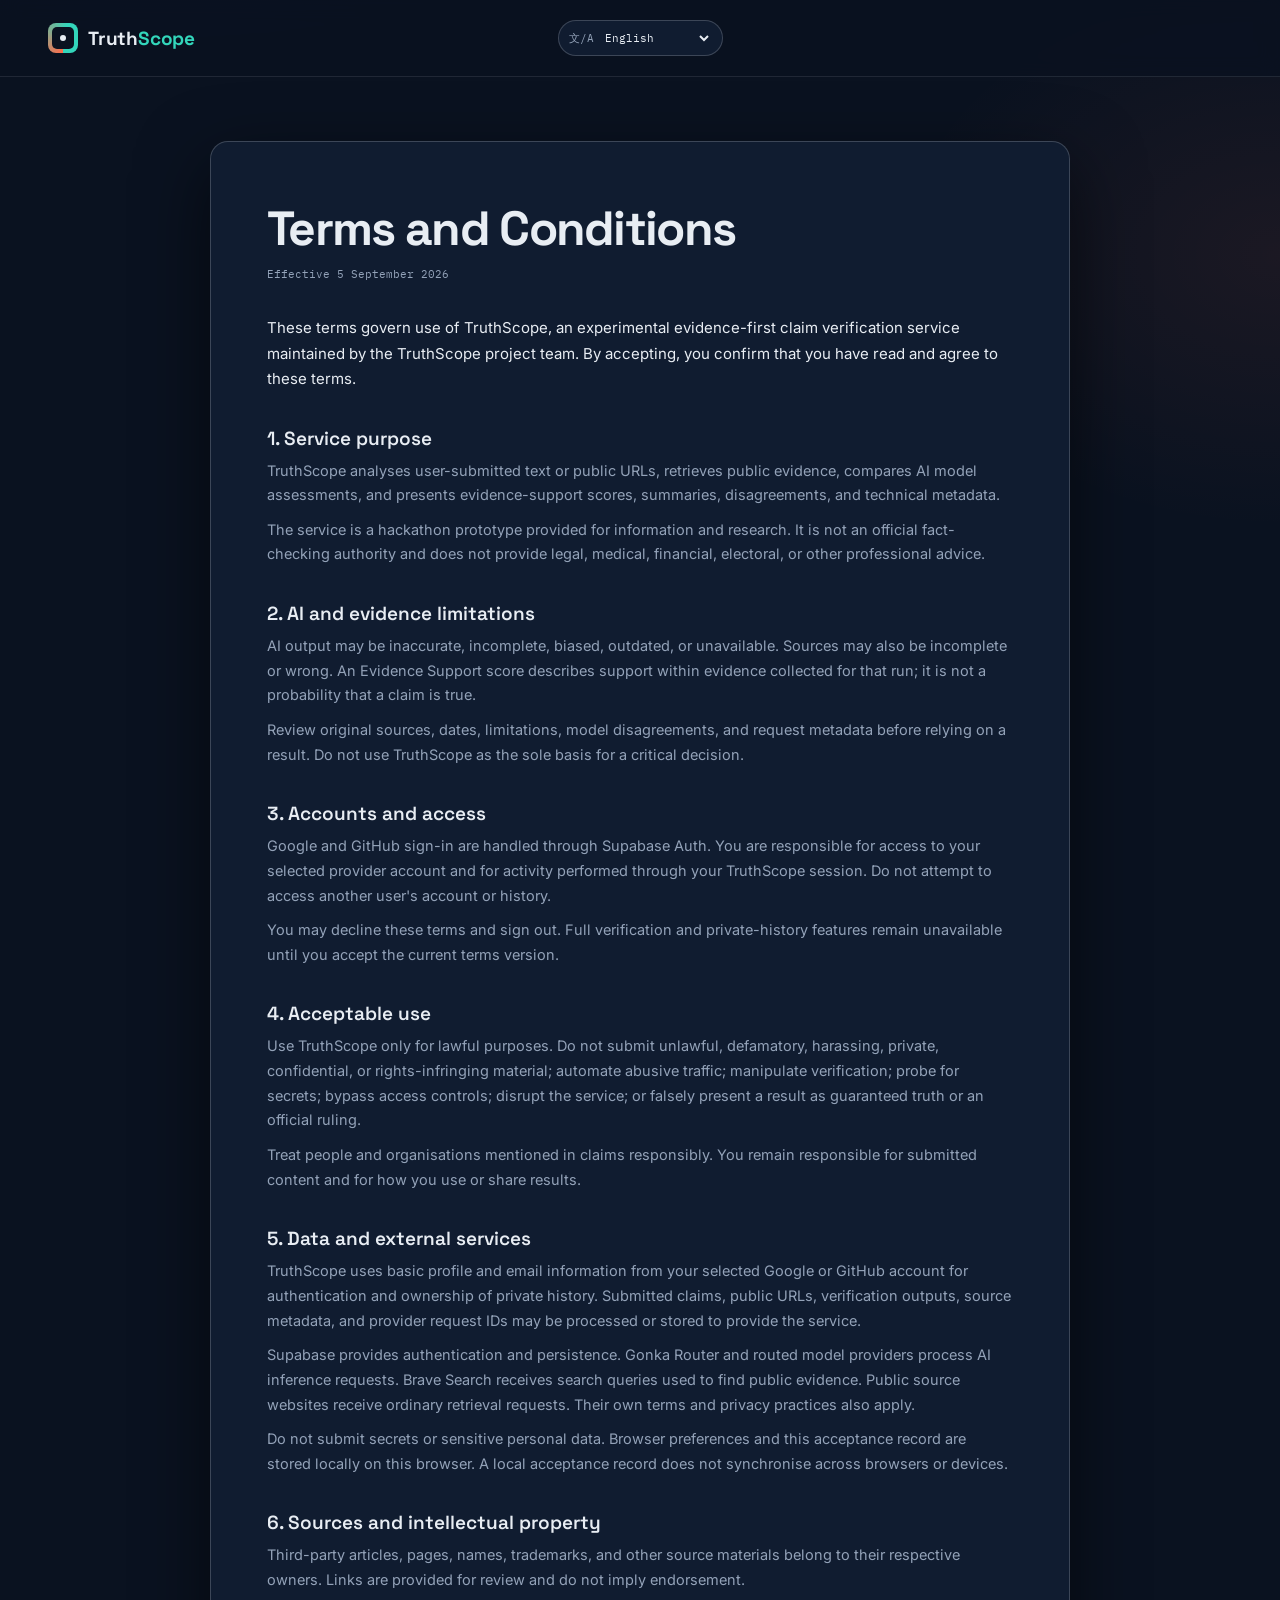
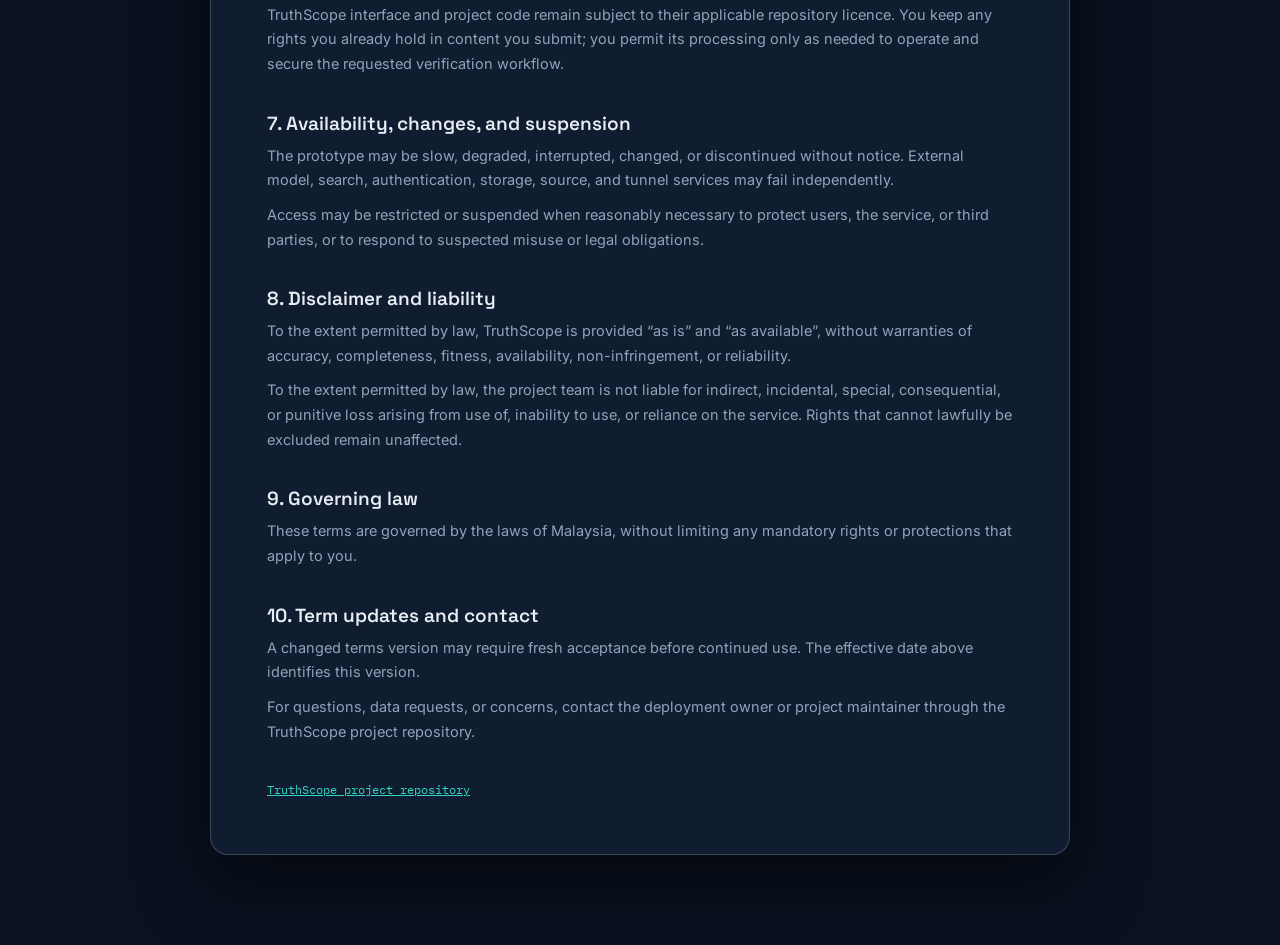
<file: frontend/terms.html>
<!DOCTYPE html>
<html lang="en" data-theme="dark">
<head>
  <meta charset="UTF-8">
  <meta name="viewport" content="width=device-width, initial-scale=1.0">
  <meta name="color-scheme" content="dark light">
  <title>Terms and Conditions — TruthScope</title>
  <link rel="icon" href="data:image/svg+xml,%3Csvg xmlns='http://www.w3.org/2000/svg' viewBox='0 0 64 64'%3E%3Crect width='64' height='64' rx='16' fill='%230a1220'/%3E%3Ccircle cx='32' cy='32' r='20' fill='none' stroke='%2333d6bb' stroke-width='7'/%3E%3Ccircle cx='32' cy='32' r='6' fill='%23ff6b4a'/%3E%3C/svg%3E">
  <link rel="preconnect" href="https://fonts.googleapis.com">
  <link rel="preconnect" href="https://fonts.gstatic.com" crossorigin>
  <link href="https://fonts.googleapis.com/css2?family=Space+Grotesk:wght@400;500;600;700&family=Inter:wght@400;500;600&family=IBM+Plex+Mono:wght@400;500;600&display=swap" rel="stylesheet">
  <link rel="stylesheet" href="style.css">
</head>
<body class="terms-page-body">
  <header class="terms-page-header">
    <a class="logo" href="./" aria-label="TruthScope home">
      <div class="logo-mark" aria-hidden="true"></div>
      <div class="logo-text">Truth<span>Scope</span></div>
    </a>
    <label class="language-control" for="termsPageLanguage">
      <span aria-hidden="true">文/A</span>
      <select id="termsPageLanguage" aria-label="Terms language">
        <option value="en">English</option>
        <option value="ms">Bahasa Melayu</option>
        <option value="zh-CN">中文</option>
      </select>
    </label>
  </header>
  <main class="terms-page-main">
    <article id="termsPageDocument" class="terms-page-document"></article>
  </main>
  <script src="terms.js"></script>
  <script src="terms-page.js"></script>
</body>
</html>
</file>
<file: frontend/style.css>
:root{
    color-scheme:dark;
    --ink:#0a1220;
    --ink-2:#0e1a2c;
    --card:#101c30;
    --card-2:#132340;
    --paper:#e8edf3;
    --paper-dim:#93a2b8;
    --line:rgba(232,237,243,0.10);
    --line-strong:rgba(232,237,243,0.20);
    --noise:#ff6b4a;
    --noise-dim:#4a2a22;
    --signal:#33d6bb;
    --signal-dim:#173832;
    --amber:#f2b544;
    --radius:14px;
    --header-bg:rgba(10,18,32,0.82);
    --surface-overlay:rgba(4,10,20,0.78);
    --ring-track:rgba(232,237,243,0.08);
    --field-placeholder:#61718a;
    --shadow:rgba(0,0,0,0.58);
  }
  html[data-theme="light"]{
    color-scheme:light;
    --ink:#f4f7fb;
    --ink-2:#edf2f8;
    --card:#ffffff;
    --card-2:#edf4f7;
    --paper:#152033;
    --paper-dim:#5e6e83;
    --line:rgba(21,32,51,0.10);
    --line-strong:rgba(21,32,51,0.19);
    --noise:#d94e32;
    --noise-dim:#fff0eb;
    --signal:#087d70;
    --signal-dim:#dcf4ef;
    --amber:#9a6800;
    --header-bg:rgba(244,247,251,0.88);
    --surface-overlay:rgba(225,232,241,0.82);
    --ring-track:rgba(21,32,51,0.09);
    --field-placeholder:#718198;
    --shadow:rgba(28,43,67,0.18);
  }
  *{box-sizing:border-box;}
  html{scroll-behavior:smooth;}
  body{
    margin:0;
    background:
      radial-gradient(ellipse 900px 500px at 15% -10%, rgba(51,214,187,0.09), transparent 60%),
      radial-gradient(ellipse 700px 500px at 100% 10%, rgba(255,107,74,0.07), transparent 55%),
      var(--ink);
    color:var(--paper);
    font-family:'Inter',sans-serif;
    -webkit-font-smoothing:antialiased;
    overflow-x:hidden;
  }
  ::selection{background:var(--signal);color:var(--ink);}
  a{color:inherit;}

  .mono{font-family:'IBM Plex Mono',monospace;}
  .display{font-family:'Space Grotesk',sans-serif;}

  /* ---------- static noise texture (subtle) ---------- */
  .static-veil{
    position:fixed;inset:0;pointer-events:none;z-index:0;
    opacity:0.035;mix-blend-mode:overlay;
    background-image:url("data:image/svg+xml,%3Csvg xmlns='http://www.w3.org/2000/svg' width='140' height='140'%3E%3Cfilter id='n'%3E%3CfeTurbulence type='fractalNoise' baseFrequency='0.9' numOctaves='2' stitchTiles='stitch'/%3E%3C/filter%3E%3Crect width='100%25' height='100%25' filter='url(%23n)'/%3E%3C/svg%3E");
  }

  /* ---------- nav ---------- */
  header{
    position:sticky;top:0;z-index:50;
    display:flex;align-items:center;justify-content:space-between;
    padding:20px 48px;
    background:var(--header-bg);
    backdrop-filter:blur(10px);
    border-bottom:1px solid var(--line);
  }
  .logo{display:flex;align-items:center;gap:10px;}
  .logo-mark{
    width:30px;height:30px;border-radius:8px;
    background:conic-gradient(from 180deg, var(--noise), var(--signal) 55%, var(--signal) 100%);
    display:flex;align-items:center;justify-content:center;
    position:relative;
  }
  .logo-mark::after{
    content:"";position:absolute;inset:4px;border-radius:5px;background:var(--ink);
  }
  .logo-mark::before{
    content:"";position:absolute;width:6px;height:6px;border-radius:50%;background:var(--paper);z-index:2;
  }
  .logo-text{font-family:'Space Grotesk',sans-serif;font-weight:700;font-size:19px;letter-spacing:-0.01em;}
  .logo-text span{color:var(--signal);}
  nav ul{list-style:none;display:flex;gap:32px;margin:0;padding:0;font-size:14px;color:var(--paper-dim);}
  nav a{text-decoration:none;transition:color .2s;}
  nav a:hover{color:var(--signal);}
  .lang-toggle{
    font-family:'IBM Plex Mono',monospace;font-size:12px;color:var(--paper-dim);
    border:1px solid var(--line-strong);padding:6px 12px;border-radius:20px;
    display:flex;gap:8px;cursor:default;
  }
  .lang-toggle .on{color:var(--signal);}

  /* ---------- hero ---------- */
  .hero{
    position:relative;z-index:1;
    padding:88px 48px 60px;
    max-width:1180px;margin:0 auto;
    text-align:left;
  }
  .eyebrow{
    font-family:'IBM Plex Mono',monospace;font-size:12.5px;letter-spacing:0.12em;text-transform:uppercase;
    color:var(--signal);display:flex;align-items:center;gap:10px;margin-bottom:22px;
  }
  .eyebrow .dot{width:6px;height:6px;border-radius:50%;background:var(--signal);box-shadow:0 0 0 4px var(--signal-dim);animation:pulse 2.4s infinite;}
  @keyframes pulse{0%,100%{opacity:1;}50%{opacity:.35;}}

  h1.headline{
    font-family:'Space Grotesk',sans-serif;
    font-weight:700;
    font-size:clamp(38px,5vw,64px);
    line-height:1.04;
    letter-spacing:-0.02em;
    margin:0 0 22px;
    max-width:820px;
  }
  h1.headline .strike{
    position:relative;color:var(--noise);
    text-decoration:line-through;text-decoration-thickness:3px;text-decoration-color:rgba(255,107,74,0.65);
  }
  h1.headline .clear{color:var(--signal);}

  .sub{
    font-size:17px;line-height:1.65;color:var(--paper-dim);max-width:600px;margin-bottom:40px;
  }
  .sub b{color:var(--paper);font-weight:600;}

  /* input console */
  .console{
    background:var(--card);
    border:1px solid var(--line-strong);
    border-radius:var(--radius);
    padding:22px;
    max-width:760px;
    box-shadow:0 30px 60px -30px rgba(0,0,0,0.6);
    position:relative;
  }
  .console-label{
    font-family:'IBM Plex Mono',monospace;font-size:11.5px;color:var(--paper-dim);
    display:flex;justify-content:space-between;margin-bottom:12px;letter-spacing:0.04em;
  }
  .console textarea{
    width:100%;background:transparent;border:none;resize:none;
    color:var(--paper);font-family:'Inter',sans-serif;font-size:15.5px;line-height:1.5;
    outline:none;min-height:56px;
  }
  .console textarea::placeholder{color:var(--field-placeholder);}
  .console-actions{
    display:flex;align-items:center;justify-content:flex-end;
    margin-top:14px;padding-top:14px;border-top:1px solid var(--line);
  }
  .btn-check{
    display:flex;align-items:center;gap:9px;
    background:var(--signal);color:#04211c;border:none;
    font-family:'Space Grotesk',sans-serif;font-weight:600;font-size:14.5px;
    padding:12px 22px;border-radius:9px;cursor:pointer;
    transition:transform .15s, box-shadow .15s;
    box-shadow:0 0 0 0 rgba(51,214,187,0.5);
  }
  .btn-check:hover{transform:translateY(-1px);box-shadow:0 8px 20px -6px rgba(51,214,187,0.5);}
  .btn-check:active{transform:translateY(0);}
  .btn-check svg{width:15px;height:15px;}

  .examples{display:flex;align-items:center;gap:10px;margin-top:18px;flex-wrap:wrap;}
  .examples-label{
    color:var(--paper-dim);font-family:'IBM Plex Mono',monospace;font-size:10px;
    letter-spacing:0.08em;text-transform:uppercase;
  }
  .example-chips{display:flex;justify-content:center;gap:10px;flex-wrap:wrap;}
  .chip{
    font-family:'IBM Plex Mono',monospace;font-size:12px;color:var(--paper-dim);
    border:1px solid var(--line);padding:7px 13px;border-radius:20px;cursor:pointer;
    transition:all .2s;background:rgba(255,255,255,0.02);
    max-width:min(100%, 340px);overflow:hidden;text-overflow:ellipsis;white-space:nowrap;
  }
  .chip:hover,.chip:focus-visible{color:var(--signal);border-color:var(--signal);}

  /* ---------- section shell ---------- */
  main{max-width:1180px;margin:0 auto;padding:0 48px 120px;position:relative;z-index:1;}
  .section-head{display:flex;align-items:baseline;gap:14px;margin:64px 0 22px;}
  .section-head .idx{font-family:'IBM Plex Mono',monospace;font-size:12px;color:var(--paper-dim);}
  .section-head h2{font-family:'Space Grotesk',sans-serif;font-size:22px;font-weight:600;margin:0;letter-spacing:-0.01em;}
  .section-head .rule{flex:1;height:1px;background:var(--line);}

  #results{opacity:0;transform:translateY(14px);transition:opacity .5s ease, transform .5s ease;pointer-events:none;}
  #results.show{opacity:1;transform:translateY(0);pointer-events:auto;}

  /* ---------- score panel with signal dial ---------- */
  .score-panel{
    display:grid;grid-template-columns:220px 1fr;gap:40px;
    background:var(--card);border:1px solid var(--line-strong);border-radius:var(--radius);
    padding:32px 36px;align-items:center;
  }
  .dial-wrap{display:flex;flex-direction:column;align-items:center;gap:6px;}
  .dial-val{font-family:'Space Grotesk',sans-serif;font-size:15px;font-weight:600;margin-top:-64px;color:var(--paper);}
  .dial-sub{font-family:'IBM Plex Mono',monospace;font-size:11px;color:var(--paper-dim);text-transform:uppercase;letter-spacing:0.06em;}

  .score-info .claim-label{font-family:'IBM Plex Mono',monospace;font-size:11.5px;color:var(--signal);text-transform:uppercase;letter-spacing:0.08em;margin-bottom:10px;}
  .score-info .claim-text{font-family:'Space Grotesk',sans-serif;font-size:22px;font-weight:600;line-height:1.35;margin-bottom:16px;}
  .meta-row{display:flex;gap:22px;flex-wrap:wrap;font-family:'IBM Plex Mono',monospace;font-size:12px;color:var(--paper-dim);}
  .meta-row a{color:var(--signal);text-decoration:none;}
  .meta-row a:hover{text-decoration:underline;}
  .verdict-pill{
    display:inline-flex;align-items:center;gap:7px;padding:4px 12px;border-radius:20px;
    font-family:'IBM Plex Mono',monospace;font-size:11.5px;font-weight:500;
    background:var(--signal-dim);color:var(--signal);border:1px solid rgba(51,214,187,0.35);
    margin-bottom:14px;
  }

  /* ---------- model grid ---------- */
  .model-grid{display:grid;grid-template-columns:repeat(3,1fr);gap:16px;}
  .model-card{
    background:var(--card);border:1px solid var(--line-strong);border-radius:var(--radius);
    padding:22px;position:relative;overflow:hidden;
  }
  .model-card::before{
    content:"";position:absolute;top:0;left:0;right:0;height:3px;
  }
  .model-card.support::before{background:var(--signal);}
  .model-card.caution::before{background:var(--amber);}
  .model-name{font-family:'Space Grotesk',sans-serif;font-weight:600;font-size:15.5px;margin-bottom:2px;}
  .model-provider{font-family:'IBM Plex Mono',monospace;font-size:11px;color:var(--paper-dim);margin-bottom:18px;}
  .model-score{font-family:'Space Grotesk',sans-serif;font-size:38px;font-weight:700;line-height:1;}
  .model-score span{font-size:16px;font-weight:500;color:var(--paper-dim);}
  .model-conf{font-family:'IBM Plex Mono',monospace;font-size:11px;color:var(--paper-dim);margin:8px 0 14px;}
  .model-tag{
    display:inline-flex;align-items:center;gap:6px;font-size:12.5px;font-family:'Inter',sans-serif;font-weight:500;
    padding:6px 10px;border-radius:8px;margin-bottom:14px;
  }
  .model-tag.support{background:var(--signal-dim);color:var(--signal);}
  .model-tag.caution{background:var(--noise-dim);color:var(--amber);}
  .model-reqid{
    font-family:'IBM Plex Mono',monospace;font-size:10.5px;color:#5c6d84;
    display:flex;justify-content:space-between;align-items:center;
    padding-top:12px;border-top:1px solid var(--line);
  }
  .model-reqid a{color:var(--paper-dim);text-decoration:none;}
  .model-reqid a:hover{color:var(--signal);}

  /* ---------- reasoning trace ---------- */
  .trace{position:relative;padding-left:30px;}
  .trace::before{content:"";position:absolute;left:8px;top:6px;bottom:6px;width:1px;background:var(--line-strong);}
  .trace-step{position:relative;padding-bottom:30px;}
  .trace-step:last-child{padding-bottom:0;}
  .trace-step::before{
    content:"";position:absolute;left:-30px;top:3px;width:17px;height:17px;border-radius:50%;
    background:var(--card);border:2px solid var(--signal);
  }
  .trace-step .t-idx{font-family:'IBM Plex Mono',monospace;font-size:11px;color:var(--signal);text-transform:uppercase;letter-spacing:0.06em;margin-bottom:6px;}
  .trace-step .t-title{font-family:'Space Grotesk',sans-serif;font-size:16px;font-weight:600;margin-bottom:6px;}
  .trace-step .t-body{font-size:14px;color:var(--paper-dim);line-height:1.6;margin-bottom:8px;max-width:640px;}
  .trace-step .t-req{font-family:'IBM Plex Mono',monospace;font-size:11px;color:#5c6d84;}
  .trace-step .t-req a{color:var(--paper-dim);text-decoration:none;}
  .trace-step .t-req a:hover{color:var(--signal);}

  /* ---------- evidence + disagreement ---------- */
  .two-col{display:grid;grid-template-columns:1.1fr 1fr;gap:20px;align-items:stretch;}
  .panel{background:var(--card);border:1px solid var(--line-strong);border-radius:var(--radius);padding:26px;}
  .evidence-item{display:flex;gap:14px;padding:14px 0;border-bottom:1px solid var(--line);}
  .evidence-item:last-child{border-bottom:none;padding-bottom:0;}
  .evidence-item:first-child{padding-top:0;}
  .evidence-num{font-family:'IBM Plex Mono',monospace;font-size:12px;color:var(--signal);flex-shrink:0;width:20px;}
  .evidence-body .e-title{font-size:14.5px;font-weight:500;margin-bottom:3px;}
  .evidence-body .e-date{font-family:'IBM Plex Mono',monospace;font-size:11.5px;color:var(--paper-dim);}
  .evidence-body .e-flag{color:var(--amber);}

  .disagree-panel{background:linear-gradient(160deg, var(--noise-dim), var(--card) 55%);border-color:rgba(255,107,74,0.25);}
  .disagree-panel h3{font-family:'Space Grotesk',sans-serif;font-size:16px;margin:0 0 14px;display:flex;align-items:center;gap:8px;}
  .disagree-row{display:flex;gap:12px;margin-bottom:12px;font-size:13.5px;line-height:1.55;}
  .disagree-row .m{font-family:'IBM Plex Mono',monospace;font-size:11.5px;color:var(--paper-dim);flex-shrink:0;width:78px;padding-top:1px;}
  .disagree-conclusion{
    margin-top:16px;padding-top:16px;border-top:1px solid rgba(255,255,255,0.08);
    font-size:13.5px;color:var(--paper-dim);line-height:1.6;
  }
  .disagree-conclusion b{color:var(--paper);}

  footer{
    text-align:center;padding:36px 20px 44px;font-family:'IBM Plex Mono',monospace;
    font-size:12px;color:#4a5a72;border-top:1px solid var(--line);
  }
  footer a{color:var(--signal);text-decoration:none;}

  @media (max-width:860px){
    header{padding:16px 22px;}
    nav ul{display:none;}
    .hero{padding:56px 22px 40px;}
    main{padding:0 22px 90px;}
    .score-panel{grid-template-columns:1fr;text-align:center;}
    .model-grid{grid-template-columns:1fr;}
    .two-col{grid-template-columns:1fr;}
  }


  /* ==================================================
   TRUTHSCOPE AUTHENTICATION UI
   ================================================== */

[hidden] {
  display: none !important;
}

/* Header authentication area */
.header-actions {
  display: flex;
  align-items: center;
  gap: 12px;
}

.language-control {
  display: inline-flex;
  align-items: center;
  gap: 7px;
  min-height: 36px;
  padding: 0 10px;
  border: 1px solid var(--line-strong);
  border-radius: 20px;
  background: var(--card);
  color: var(--paper-dim);
  font-family: "IBM Plex Mono", monospace;
  font-size: 11px;
}

.language-control:focus-within,
.language-control:hover {
  border-color: var(--signal);
  color: var(--signal);
}

.language-control select {
  width: auto;
  border: 0;
  outline: 0;
  background: transparent;
  color: var(--paper);
  font: inherit;
  cursor: pointer;
}

.language-control option {
  background: var(--card);
  color: var(--paper);
}

.auth-trigger {
  border: 1px solid rgba(51, 214, 187, 0.45);
  border-radius: 9px;
  padding: 9px 16px;
  background: rgba(51, 214, 187, 0.08);
  color: var(--signal);
  font-family: "Space Grotesk", sans-serif;
  font-size: 13px;
  font-weight: 600;
  cursor: pointer;
  transition:
    background 0.2s,
    border-color 0.2s,
    transform 0.2s;
}

.auth-trigger:hover {
  background: rgba(51, 214, 187, 0.16);
  border-color: var(--signal);
  transform: translateY(-1px);
}

/* Logged-in user display */
.user-panel {
  display: flex;
  align-items: center;
  gap: 10px;
  min-height: 38px;
  padding: 4px 5px 4px 7px;
  border: 1px solid var(--line-strong);
  border-radius: 24px;
  background: rgba(255, 255, 255, 0.035);
}

.user-avatar {
  width: 29px;
  height: 29px;
  border-radius: 50%;
  object-fit: cover;
  border: 1px solid rgba(51, 214, 187, 0.55);
  background: var(--card-2);
}

#userDisplayName {
  max-width: 130px;
  overflow: hidden;
  color: var(--paper);
  font-family: "Inter", sans-serif;
  font-size: 12.5px;
  text-overflow: ellipsis;
  white-space: nowrap;
}

.logout-btn {
  padding: 7px 10px;
  border: 0;
  border-radius: 18px;
  background: transparent;
  color: var(--paper-dim);
  font-family: "Inter", sans-serif;
  font-size: 11.5px;
  cursor: pointer;
  transition:
    color 0.2s,
    background 0.2s;
}

.logout-btn:hover {
  color: var(--noise);
  background: rgba(255, 107, 74, 0.1);
}

/* Full-screen login modal */
.auth-modal {
  position: fixed;
  inset: 0;
  z-index: 1000;
  display: grid;
  place-items: center;
  padding: 24px;
  background: rgba(4, 10, 20, 0.78);
  backdrop-filter: blur(12px);
}

.auth-card {
  position: relative;
  width: min(100%, 430px);
  overflow: hidden;
  padding: 38px;
  border: 1px solid rgba(232, 237, 243, 0.18);
  border-radius: 18px;
  background:
    radial-gradient(
      circle at 100% 0%,
      rgba(51, 214, 187, 0.13),
      transparent 42%
    ),
    var(--card);
  box-shadow: 0 30px 90px rgba(0, 0, 0, 0.58);
}

.auth-card::before {
  content: "";
  position: absolute;
  top: 0;
  right: 0;
  left: 0;
  height: 3px;
  background: linear-gradient(
    90deg,
    var(--noise),
    var(--amber),
    var(--signal)
  );
}

.auth-modal:not([hidden]) .auth-card {
  animation: authCardEnter 0.22s ease-out;
}

@keyframes authCardEnter {
  from {
    opacity: 0;
    transform: translateY(12px) scale(0.98);
  }

  to {
    opacity: 1;
    transform: translateY(0) scale(1);
  }
}

.auth-close {
  position: absolute;
  top: 13px;
  right: 14px;
  width: 34px;
  height: 34px;
  border: 1px solid transparent;
  border-radius: 50%;
  background: transparent;
  color: var(--paper-dim);
  font-size: 25px;
  line-height: 1;
  cursor: pointer;
  transition:
    color 0.2s,
    border-color 0.2s,
    background 0.2s;
}

.auth-close:hover {
  border-color: var(--line-strong);
  background: rgba(255, 255, 255, 0.04);
  color: var(--paper);
}

.auth-brand {
  display: flex;
  align-items: center;
  gap: 12px;
  margin-bottom: 24px;
}

.auth-kicker {
  color: var(--signal);
  font-family: "IBM Plex Mono", monospace;
  font-size: 10.5px;
  letter-spacing: 0.13em;
}

.auth-card h2 {
  margin: 0 0 11px;
  color: var(--paper);
  font-family: "Space Grotesk", sans-serif;
  font-size: 27px;
  letter-spacing: -0.02em;
}

.auth-description {
  margin: 0 0 26px;
  color: var(--paper-dim);
  font-size: 14px;
  line-height: 1.65;
}

.oauth-login-options {
  display: grid;
  gap: 10px;
}

.oauth-login-btn {
  display: flex;
  width: 100%;
  align-items: center;
  justify-content: center;
  gap: 12px;
  padding: 13px 18px;
  border: 1px solid #d8dce4;
  border-radius: 10px;
  background: #ffffff;
  color: #1f2937;
  font-family: "Inter", sans-serif;
  font-size: 14px;
  font-weight: 600;
  cursor: pointer;
  transition:
    transform 0.15s,
    box-shadow 0.15s,
    background 0.15s;
}

.oauth-login-btn:hover {
  transform: translateY(-1px);
}

.google-login-btn:hover {
  background: #f5f7fa;
  box-shadow: 0 10px 25px -12px rgba(255, 255, 255, 0.65);
}

.oauth-login-btn:disabled {
  cursor: wait;
  opacity: 0.65;
  transform: none;
}

.github-login-btn {
  border-color: #424a53;
  background: #24292f;
  color: #ffffff;
}

.github-login-btn:hover {
  border-color: #626c77;
  background: #32383f;
  box-shadow: 0 10px 25px -12px rgba(0, 0, 0, 0.8);
}

.github-mark {
  width: 20px;
  height: 20px;
  flex: 0 0 20px;
}

.google-mark {
  background: conic-gradient(
    from -45deg,
    #4285f4,
    #34a853,
    #fbbc05,
    #ea4335,
    #4285f4
  );
  background-clip: text;
  color: transparent;
  font-family: Arial, sans-serif;
  font-size: 19px;
  font-weight: 700;
}

.auth-message {
  min-height: 18px;
  margin: 14px 0 0;
  color: var(--noise);
  font-family: "IBM Plex Mono", monospace;
  font-size: 11.5px;
  text-align: center;
}

.auth-privacy {
  margin: 17px 0 0;
  color: #607089;
  font-family: "IBM Plex Mono", monospace;
  font-size: 10.5px;
  line-height: 1.55;
  text-align: center;
}

body.auth-modal-open {
  overflow: hidden;
}

/* Authentication UI on smaller screens */
@media (max-width: 700px) {
  .header-actions {
    gap: 8px;
  }

  .header-actions .lang-toggle {
    display: none;
  }

  #userDisplayName {
    display: none;
  }

  .auth-card {
    padding: 34px 24px 28px;
  }

  .logout-btn {
    padding: 7px 9px;
  }
}

/* ==================================================
   LOGIN GLITCH WAVE
   ================================================== */

.login-wave-stage {
  position: relative;
  height: 112px;
  margin: 0 0 21px;
  overflow: hidden;
  border: 1px solid rgba(51, 214, 187, 0.2);
  border-radius: 11px;
  background:
    linear-gradient(
      180deg,
      rgba(51, 214, 187, 0.045),
      rgba(4, 11, 20, 0.7)
    ),
    #07101d;
  box-shadow:
    inset 0 0 30px rgba(51, 214, 187, 0.035),
    0 0 24px rgba(51, 214, 187, 0.04);
}

/* 科技网格 */
.login-wave-stage::before {
  content: "";
  position: absolute;
  inset: 0;
  z-index: 0;
  background-image:
    linear-gradient(
      rgba(51, 214, 187, 0.055) 1px,
      transparent 1px
    ),
    linear-gradient(
      90deg,
      rgba(51, 214, 187, 0.055) 1px,
      transparent 1px
    );
  background-size: 18px 18px;
  mask-image: linear-gradient(
    to bottom,
    transparent,
    black 30%,
    black 75%,
    transparent
  );
}

/* 两侧渐暗 */
.login-wave-stage::after {
  content: "";
  position: absolute;
  inset: 0;
  z-index: 2;
  pointer-events: none;
  background: linear-gradient(
    90deg,
    #07101d 0%,
    transparent 16%,
    transparent 84%,
    #07101d 100%
  );
}

#loginGlyphWave {
  position: absolute;
  inset: 0;
  z-index: 1;
  width: 100%;
  height: 100%;
}

/* 从上往下移动的扫描光线 */
.login-wave-scanline {
  position: absolute;
  top: -35%;
  right: 0;
  left: 0;
  z-index: 3;
  height: 35%;
  pointer-events: none;
  background: linear-gradient(
    to bottom,
    transparent,
    rgba(51, 214, 187, 0.08),
    rgba(51, 214, 187, 0.22),
    transparent
  );
  animation: loginScan 3.4s linear infinite;
}

@keyframes loginScan {
  from {
    transform: translateY(0);
  }

  to {
    transform: translateY(410px);
  }
}

.login-wave-label {
  position: absolute;
  bottom: 8px;
  left: 10px;
  z-index: 4;
  display: flex;
  align-items: center;
  gap: 7px;
  color: rgba(147, 162, 184, 0.72);
  font-family: "IBM Plex Mono", monospace;
  font-size: 8.5px;
  letter-spacing: 0.09em;
}

.login-signal-dot {
  width: 5px;
  height: 5px;
  border-radius: 50%;
  background: var(--signal);
  box-shadow: 0 0 8px var(--signal);
  animation: loginSignalPulse 1.4s steps(2) infinite;
}

@keyframes loginSignalPulse {
  50% {
    opacity: 0.25;
  }
}

@media (prefers-reduced-motion: reduce) {
  .login-wave-scanline,
  .login-signal-dot {
    animation: none;
  }
}

/* ==================================================
   FULL-SCREEN LOGIN GLYPH WAVES
   ================================================== */

.auth-modal {
  isolation: isolate;
  overflow: hidden;
  background:
    radial-gradient(
      circle at 16% 18%,
      rgba(111, 188, 240, 0.2),
      transparent 38%
    ),
    radial-gradient(
      circle at 84% 82%,
      rgba(51, 214, 187, 0.13),
      transparent 42%
    ),
    linear-gradient(
      145deg,
      #030c17 0%,
      #081a30 48%,
      #04111f 100%
    );
}

.auth-modal::before {
  content: "";
  position: absolute;
  inset: -30%;
  z-index: 0;
  pointer-events: none;
  background:
    conic-gradient(
      from 180deg,
      transparent,
      rgba(111, 188, 240, 0.09),
      transparent 35%,
      rgba(51, 214, 187, 0.08),
      transparent 70%
    );
  filter: blur(80px);
  animation: loginBackgroundRotate 18s linear infinite;
}

@keyframes loginBackgroundRotate {
  to {
    transform: rotate(360deg);
  }
}

.login-wave-background {
  position: absolute;
  inset: 0;
  z-index: 1;
  width: 100%;
  height: 100%;
  pointer-events: none;
  opacity: 0.82;
  mix-blend-mode: screen;
}

.login-wave-vignette {
  position: absolute;
  inset: 0;
  z-index: 2;
  pointer-events: none;
  background:
    radial-gradient(
      circle at center,
      transparent 10%,
      rgba(2, 8, 17, 0.28) 65%,
      rgba(2, 8, 17, 0.62) 100%
    ),
    linear-gradient(
      to bottom,
      rgba(2, 8, 17, 0.12),
      transparent 35%,
      rgba(2, 8, 17, 0.28)
    );
}

.auth-modal .auth-card {
  z-index: 3;
  background:
    radial-gradient(
      circle at 100% 0%,
      rgba(51, 214, 187, 0.13),
      transparent 45%
    ),
    rgba(8, 20, 37, 0.76);
  border-color: rgba(111, 188, 240, 0.24);
  backdrop-filter: blur(22px);
  box-shadow:
    0 35px 100px rgba(0, 0, 0, 0.58),
    0 0 60px rgba(51, 214, 187, 0.055);
}

@media (prefers-reduced-motion: reduce) {
  .auth-modal::before {
    animation: none;
  }
}

/* ---------- integrated application states ---------- */
button,
textarea {
  font: inherit;
}

button:focus-visible,
a:focus-visible,
textarea:focus-visible,
summary:focus-visible {
  outline: 2px solid var(--signal);
  outline-offset: 3px;
}

button:disabled {
  cursor: not-allowed;
  opacity: 0.62;
  transform: none !important;
}

.logo {
  color: var(--paper);
  text-decoration: none;
}

header {
  display: grid;
  grid-template-columns: minmax(0, 1fr) auto minmax(0, 1fr);
}

header .logo {
  justify-self: start;
}

header nav {
  justify-self: center;
}

header .header-actions {
  justify-self: end;
}

.theme-toggle {
  display: inline-flex;
  align-items: center;
  justify-content: center;
  gap: 7px;
  min-width: 82px;
  padding: 8px 12px;
  border: 1px solid var(--line-strong);
  border-radius: 20px;
  background: var(--card);
  color: var(--paper-dim);
  font-family: "IBM Plex Mono", monospace;
  font-size: 11.5px;
  cursor: pointer;
  transition: color 0.2s, border-color 0.2s, background 0.2s;
}

.theme-toggle:hover {
  border-color: var(--signal);
  color: var(--signal);
}

.hero {
  min-height: calc(100vh - 72px);
  display: flex;
  flex-direction: column;
  justify-content: center;
  align-items: center;
  text-align: center;
}

.hero .eyebrow,
.hero .examples {
  justify-content: center;
}

.hero .sub {
  margin-right: auto;
  margin-left: auto;
}

.hero .console {
  width: min(100%, 760px);
}

.signed-out-prompt {
  width: min(100%, 760px);
  padding: 24px;
  border: 1px solid var(--line-strong);
  border-radius: var(--radius);
  background: var(--card);
  text-align: center;
  box-shadow: 0 24px 55px -38px var(--shadow);
}

.signed-out-prompt p {
  margin: 0 0 16px;
  color: var(--paper-dim);
  line-height: 1.55;
}

.centered-sign-in {
  margin-right: auto;
  margin-left: auto;
}

.verification-message {
  width: min(100%, 760px);
  margin-top: 18px;
  padding: 12px 15px;
  border: 1px solid rgba(255,107,74,0.32);
  border-radius: 9px;
  background: var(--noise-dim);
  color: var(--noise);
  font-size: 13px;
  line-height: 1.5;
}

.verification-message.success {
  border-color: rgba(51,214,187,0.32);
  background: var(--signal-dim);
  color: var(--signal);
}

.verification-message.warning {
  border-color: color-mix(in srgb, var(--amber) 40%, transparent);
  background: color-mix(in srgb, var(--amber) 12%, var(--card));
  color: var(--amber);
}

.verification-loading {
  width: min(100%, 760px);
  margin-top: 24px;
  padding: 20px;
  border: 1px solid rgba(51,214,187,0.24);
  border-radius: var(--radius);
  background: var(--card);
  text-align: left;
  box-shadow: 0 20px 50px -30px var(--shadow);
}

.verification-loading.degraded {
  border-color: color-mix(in srgb, var(--amber) 38%, transparent);
}

.verification-loading.failed {
  border-color: rgba(255,107,74,0.38);
}

.pipeline-head,
.pipeline-heading {
  display: flex;
  align-items: center;
}

.pipeline-head {
  justify-content: space-between;
  gap: 20px;
}

.pipeline-heading {
  min-width: 0;
  gap: 12px;
}

.pipeline-pulse {
  width: 11px;
  height: 11px;
  flex: 0 0 auto;
  border-radius: 50%;
  background: var(--signal);
  box-shadow: 0 0 0 5px var(--signal-dim);
}

.verification-loading.running .pipeline-pulse {
  animation: pipelinePulse 1.5s ease-in-out infinite;
}

.verification-loading.degraded .pipeline-pulse {
  background: var(--amber);
  box-shadow: 0 0 0 5px color-mix(in srgb, var(--amber) 16%, transparent);
}

.verification-loading.failed .pipeline-pulse {
  background: var(--noise);
  box-shadow: 0 0 0 5px var(--noise-dim);
}

.loading-title {
  font-family: "Space Grotesk", sans-serif;
  font-weight: 600;
  line-height: 1.35;
}

.pipeline-elapsed {
  margin-top: 3px;
  color: var(--paper-dim);
  font-family: "IBM Plex Mono", monospace;
  font-size: 10.5px;
}

.pipeline-toggle {
  flex: 0 0 auto;
  padding: 7px 10px;
  border: 1px solid var(--line-strong);
  border-radius: 7px;
  background: transparent;
  color: var(--paper-dim);
  font-family: "IBM Plex Mono", monospace;
  font-size: 10.5px;
  cursor: pointer;
}

.pipeline-toggle:hover,
.pipeline-toggle:focus-visible {
  border-color: var(--signal);
  color: var(--signal);
}

.pipeline-details {
  margin-top: 18px;
  padding-top: 16px;
  border-top: 1px solid var(--line);
}

.loading-status {
  margin-bottom: 11px;
  color: var(--paper);
  font-family: "IBM Plex Mono", monospace;
  font-size: 11px;
}

.pipeline-steps {
  display: grid;
  gap: 6px;
}

.pipeline-step {
  display: grid;
  grid-template-columns: 18px minmax(0, 1fr) minmax(116px, 180px);
  align-items: center;
  gap: 10px;
  min-height: 54px;
  padding: 9px 11px;
  border: 1px solid transparent;
  border-radius: 9px;
  background: color-mix(in srgb, var(--ink-2) 72%, transparent);
}

.pipeline-step.active {
  border-color: rgba(51,214,187,0.3);
  background: var(--signal-dim);
}

.pipeline-marker {
  display: grid;
  width: 16px;
  height: 16px;
  place-items: center;
  border: 1px solid var(--line-strong);
  border-radius: 50%;
  color: var(--ink);
  font-size: 10px;
  font-weight: 800;
}

.pipeline-step.active .pipeline-marker {
  border: 4px solid var(--signal);
  box-shadow: 0 0 0 3px var(--signal-dim);
}

.pipeline-step.confirmed .pipeline-marker {
  border-color: var(--signal);
  background: var(--signal);
}

.pipeline-step.failed .pipeline-marker {
  border: 4px solid var(--noise);
}

.pipeline-step-name {
  font-size: 12.5px;
  font-weight: 600;
  line-height: 1.35;
}

.pipeline-step-detail {
  margin-top: 2px;
  color: var(--paper-dim);
  font-size: 11px;
  line-height: 1.35;
}

.pipeline-step-state {
  color: var(--paper-dim);
  font-family: "IBM Plex Mono", monospace;
  font-size: 9.5px;
  line-height: 1.4;
  text-align: right;
}

.pipeline-step.active .pipeline-step-state,
.pipeline-step.confirmed .pipeline-step-state {
  color: var(--signal);
}

.pipeline-step.failed .pipeline-step-state {
  color: var(--noise);
}

.pipeline-step-meta {
  display: block;
  margin-top: 3px;
  overflow-wrap: anywhere;
  color: var(--paper-dim);
}

.pipeline-step.queued,
.pipeline-step.skipped {
  opacity: 0.58;
}

.loading-note {
  color: var(--paper-dim);
  font-family: "IBM Plex Mono", monospace;
  font-size: 9.5px;
  line-height: 1.5;
}

.loading-progress {
  height: 3px;
  margin: 16px 0 11px;
  overflow: hidden;
  border-radius: 10px;
  background: var(--ring-track);
}

.loading-progress-bar {
  width: 0;
  height: 100%;
  border-radius: inherit;
  background: var(--signal);
  transition: width 0.45s ease;
}

@keyframes pipelinePulse {
  0%, 100% { opacity: 1; transform: scale(1); }
  50% { opacity: 0.42; transform: scale(0.82); }
}

@media (prefers-reduced-motion: reduce) {
  .verification-loading.running .pipeline-pulse {
    animation: none;
  }

  .loading-progress-bar {
    transition: none;
  }
}

#results,
#history {
  scroll-margin-top: 90px;
}

#needle,
#arcFg {
  transition: transform 1.1s cubic-bezier(.2,.9,.25,1), stroke-dashoffset 1.1s cubic-bezier(.2,.9,.25,1);
}

.dial-val > span:last-child {
  color: var(--paper-dim);
  font-size: 15px;
}

.claim-item {
  margin: 0 0 8px;
}

.claim-item:last-child {
  margin-bottom: 0;
}

.verdict-pill.danger,
.model-tag.danger {
  border-color: rgba(255,107,74,0.35);
  background: var(--noise-dim);
  color: var(--noise);
}

.verdict-pill.caution,
.model-tag.caution {
  border-color: color-mix(in srgb, var(--amber) 35%, transparent);
  background: color-mix(in srgb, var(--amber) 12%, var(--card));
  color: var(--amber);
}

.model-card.danger::before {
  background: var(--noise);
}

.model-summary {
  min-height: 66px;
  margin: 0 0 14px;
  color: var(--paper-dim);
  font-size: 13px;
  line-height: 1.55;
}

.panel-title {
  margin: 0 0 4px;
  font-family: "Space Grotesk", sans-serif;
  font-size: 16px;
}

.panel-subtitle {
  margin: 0 0 17px;
  color: var(--paper-dim);
  font-size: 12.5px;
}

.evidence-body {
  min-width: 0;
}

.evidence-body .e-title {
  color: var(--paper);
  overflow-wrap: anywhere;
  text-decoration: none;
}

.evidence-body a.e-title:hover {
  color: var(--signal);
  text-decoration: underline;
}

.evidence-details {
  margin-top: 9px;
  color: var(--paper-dim);
  font-size: 12.5px;
  line-height: 1.55;
}

.evidence-details summary {
  color: var(--signal);
  cursor: pointer;
}

.evidence-details p {
  margin: 9px 0 0;
  white-space: pre-wrap;
}

.result-notices {
  margin-top: 20px;
  padding: 16px 20px;
  border: 1px solid color-mix(in srgb, var(--amber) 35%, transparent);
  border-radius: var(--radius);
  background: color-mix(in srgb, var(--amber) 9%, var(--card));
  color: var(--paper-dim);
  font-size: 13px;
  line-height: 1.55;
}

.result-notices ul {
  margin: 0;
  padding-left: 20px;
}

.empty-state {
  padding: 16px;
  border: 1px dashed var(--line-strong);
  border-radius: 10px;
  color: var(--paper-dim);
  font-size: 13px;
  line-height: 1.5;
}

.error-text {
  color: var(--noise) !important;
}

.history-section {
  padding-top: 1px;
}

.history-heading {
  display: flex;
  align-items: flex-start;
  justify-content: space-between;
  gap: 20px;
  margin-bottom: 18px;
}

.history-heading .panel-subtitle {
  margin-bottom: 0;
}

.history-refresh {
  padding: 8px 13px;
  border: 1px solid var(--line-strong);
  border-radius: 8px;
  background: transparent;
  color: var(--paper-dim);
  font-size: 12px;
  cursor: pointer;
}

.history-refresh:hover {
  border-color: var(--signal);
  color: var(--signal);
}

.history-list {
  display: grid;
  gap: 9px;
}

.history-item {
  display: flex;
  width: 100%;
  align-items: flex-start;
  justify-content: space-between;
  gap: 20px;
  padding: 14px 16px;
  border: 1px solid var(--line);
  border-radius: 10px;
  background: var(--ink-2);
  color: var(--paper);
  text-align: left;
  cursor: pointer;
  transition: border-color 0.2s, transform 0.2s;
}

.history-item:hover {
  border-color: var(--signal);
  transform: translateY(-1px);
}

.history-claim {
  font-size: 13.5px;
  font-weight: 500;
  line-height: 1.45;
}

.history-meta {
  flex-shrink: 0;
  color: var(--paper-dim);
  font-family: "IBM Plex Mono", monospace;
  font-size: 10.5px;
  line-height: 1.5;
}

html[data-theme="light"] body {
  background:
    radial-gradient(ellipse 900px 500px at 15% -10%, rgba(8,125,112,0.09), transparent 60%),
    radial-gradient(ellipse 700px 500px at 100% 10%, rgba(217,78,50,0.06), transparent 55%),
    var(--ink);
}

html[data-theme="light"] .auth-modal {
  background:
    radial-gradient(circle at 16% 18%, rgba(64,145,203,0.18), transparent 38%),
    radial-gradient(circle at 84% 82%, rgba(8,125,112,0.12), transparent 42%),
    linear-gradient(145deg, #edf3fa, #f8fbfe);
}

html[data-theme="light"] .auth-modal::before {
  opacity: 0.35;
}

html[data-theme="light"] .login-wave-vignette {
  background: radial-gradient(circle at center, transparent 20%, rgba(230,237,245,0.45) 78%);
}

html[data-theme="light"] .auth-modal .auth-card {
  background: rgba(255,255,255,0.86);
  border-color: rgba(21,32,51,0.16);
  box-shadow: 0 35px 90px rgba(28,43,67,0.2);
}

html[data-theme="light"] .login-wave-stage {
  background: linear-gradient(rgba(8,125,112,0.05), rgba(237,243,250,0.86)), #f7fafc;
}

html[data-theme="light"] .login-wave-stage::after {
  background: linear-gradient(90deg, #f7fafc 0%, transparent 16%, transparent 84%, #f7fafc 100%);
}

html[data-theme="light"] .auth-privacy {
  color: var(--paper-dim);
}

footer {
  color: var(--paper-dim);
}

@media (max-width: 860px) {
  nav ul {
    display: flex;
    gap: 14px;
    font-size: 12px;
  }
}

@media (max-width: 650px) {
  header {
    grid-template-columns: minmax(0, 1fr) auto;
    gap: 10px;
    padding: 13px 16px;
  }

  header nav {
    grid-column: 1 / -1;
    width: 100%;
  }

  nav ul {
    justify-content: center;
  }

  .theme-label,
  #userDisplayName {
    display: none;
  }

  .theme-toggle {
    min-width: 36px;
    padding: 8px 10px;
  }

  .language-control {
    padding: 0 8px;
  }

  .language-control > span[aria-hidden="true"] {
    display: none;
  }

  .language-control select {
    max-width: 82px;
  }

  .hero {
    min-height: 0;
    padding: 48px 18px 38px;
  }

  main {
    padding: 0 18px 75px;
  }

  .console,
  .signed-out-prompt {
    padding: 18px;
  }

  .verification-loading {
    padding: 16px;
  }

  .pipeline-head {
    align-items: flex-start;
  }

  .pipeline-step {
    grid-template-columns: 18px minmax(0, 1fr);
  }

  .pipeline-step-state {
    grid-column: 2;
    text-align: left;
  }

  .btn-check {
    width: 100%;
    justify-content: center;
  }

  .score-panel {
    padding: 26px 18px;
  }

  .history-heading,
  .history-item {
    flex-direction: column;
  }

  .history-meta {
    white-space: normal;
  }
}

/* ---------- evidence-first UX refinement ---------- */
.sr-only {
  position: absolute !important;
  width: 1px !important;
  height: 1px !important;
  padding: 0 !important;
  margin: -1px !important;
  overflow: hidden !important;
  clip: rect(0, 0, 0, 0) !important;
  white-space: nowrap !important;
  border: 0 !important;
}

.console textarea {
  min-height: 112px;
}

.console-actions,
.input-context,
.console-buttons,
.pipeline-actions,
.panel-heading,
.evidence-badges,
.claim-card-heading,
.claim-assessment,
.history-controls,
.history-meta {
  display: flex;
  align-items: center;
}

.console-actions {
  justify-content: space-between;
  gap: 18px;
}

.input-context,
.console-buttons,
.pipeline-actions,
.evidence-badges,
.claim-assessment {
  gap: 9px;
}

.input-context {
  min-width: 0;
  color: var(--paper-dim);
  font-family: "IBM Plex Mono", monospace;
  font-size: 11px;
}

.input-type-badge,
.source-type-badge,
.quality-badge,
.evidence-total,
.claim-number,
.claim-source-count,
.history-verdict {
  display: inline-flex;
  align-items: center;
  width: fit-content;
  border: 1px solid var(--line-strong);
  border-radius: 999px;
  color: var(--paper-dim);
  font-family: "IBM Plex Mono", monospace;
  font-size: 10.5px;
  line-height: 1;
  white-space: nowrap;
}

.input-type-badge {
  padding: 6px 9px;
}

.input-type-badge.url {
  border-color: color-mix(in srgb, var(--signal) 38%, transparent);
  background: var(--signal-dim);
  color: var(--signal);
}

kbd {
  padding: 2px 5px;
  border: 1px solid var(--line-strong);
  border-bottom-width: 2px;
  border-radius: 4px;
  background: var(--ink-2);
  color: var(--paper);
  font: inherit;
}

.btn-secondary,
.pipeline-stop {
  min-height: 40px;
  padding: 9px 14px;
  border: 1px solid var(--line-strong);
  border-radius: 9px;
  background: transparent;
  color: var(--paper-dim);
  cursor: pointer;
  font-size: 12.5px;
  transition: border-color .2s, color .2s, background .2s;
}

.btn-secondary:hover {
  border-color: var(--signal);
  color: var(--signal);
}

.pipeline-stop {
  min-height: 34px;
  border-color: color-mix(in srgb, var(--noise) 38%, transparent);
  color: var(--noise);
  font-family: "IBM Plex Mono", monospace;
  font-size: 10.5px;
}

.pipeline-stop:hover {
  background: var(--noise-dim);
}

.score-explanation {
  max-width: 190px;
  margin: 8px 0 0;
  color: var(--paper-dim);
  font-size: 11px;
  line-height: 1.45;
  text-align: center;
}

.dial-val,
.dial-sub {
  position: relative;
  z-index: 1;
  padding: 1px 6px;
  border-radius: 5px;
  background: var(--card);
}

.result-summary {
  max-width: 760px;
  margin: 18px 0;
  padding: 15px 17px;
  border-left: 3px solid var(--signal);
  border-radius: 0 10px 10px 0;
  background: color-mix(in srgb, var(--signal-dim) 56%, transparent);
}

.result-summary h3 {
  margin: 0 0 5px;
  font-family: "Space Grotesk", sans-serif;
  font-size: 14px;
}

.result-summary p {
  margin: 0;
  color: var(--paper-dim);
  font-size: 13.5px;
  line-height: 1.6;
}

.result-notices {
  margin: 0 0 20px;
}

.result-notices h3 {
  margin: 0 0 8px;
  color: var(--amber);
  font-family: "Space Grotesk", sans-serif;
  font-size: 15px;
}

.result-notices.degraded {
  border-width: 2px;
}

.result-notices.failed h3 {
  color: var(--noise);
}

.panel-heading {
  justify-content: space-between;
  gap: 20px;
  margin-bottom: 20px;
}

.panel-heading .panel-subtitle {
  margin-bottom: 0;
}

.evidence-total,
.claim-number,
.claim-source-count {
  padding: 6px 9px;
}

.evidence-group + .evidence-group {
  margin-top: 26px;
}

.evidence-group-title {
  display: flex;
  align-items: center;
  gap: 9px;
  margin: 0 0 5px;
  font-family: "Space Grotesk", sans-serif;
  font-size: 14px;
}

.evidence-group-title::before {
  width: 8px;
  height: 8px;
  border-radius: 50%;
  background: var(--amber);
  content: "";
}

.evidence-group.support .evidence-group-title::before {
  background: var(--signal);
}

.evidence-group.danger .evidence-group-title::before {
  background: var(--noise);
}

.evidence-group-count {
  display: inline-grid;
  min-width: 21px;
  height: 21px;
  place-items: center;
  border-radius: 50%;
  background: var(--ink-2);
  color: var(--paper-dim);
  font: 10px "IBM Plex Mono", monospace;
}

.evidence-item {
  padding: 16px 8px;
}

.evidence-badges {
  flex-wrap: wrap;
  margin-bottom: 8px;
}

.stance-badge {
  display: inline-flex;
  padding: 5px 8px;
  border: 1px solid var(--line-strong);
  border-radius: 999px;
  font-size: 11px;
  font-weight: 600;
  line-height: 1;
}

.stance-badge.support {
  border-color: color-mix(in srgb, var(--signal) 38%, transparent);
  background: var(--signal-dim);
  color: var(--signal);
}

.stance-badge.danger {
  border-color: color-mix(in srgb, var(--noise) 38%, transparent);
  background: var(--noise-dim);
  color: var(--noise);
}

.stance-badge.caution {
  border-color: color-mix(in srgb, var(--amber) 38%, transparent);
  background: color-mix(in srgb, var(--amber) 10%, var(--card));
  color: var(--amber);
}

.source-type-badge,
.quality-badge {
  padding: 5px 8px;
}

.quality-badge {
  cursor: help;
}

.external-icon {
  margin-left: 5px;
  color: var(--signal);
  font-size: 12px;
}

.evidence-limitations summary {
  color: var(--amber);
}

.evidence-limitations ul {
  margin: 9px 0 0;
  padding-left: 18px;
}

.claim-breakdown {
  display: grid;
  grid-template-columns: repeat(2, minmax(0, 1fr));
  gap: 16px;
}

.claim-card {
  padding: 22px;
  border: 1px solid var(--line-strong);
  border-radius: var(--radius);
  background: var(--card);
}

.claim-card-heading {
  justify-content: space-between;
  gap: 14px;
}

.claim-number {
  border-color: color-mix(in srgb, var(--signal) 36%, transparent);
  color: var(--signal);
}

.claim-card-text {
  margin: 14px 0 18px;
  font-family: "Space Grotesk", sans-serif;
  font-size: 17px;
  line-height: 1.45;
}

.claim-assessments {
  display: grid;
  gap: 10px;
}

.claim-assessment {
  flex-wrap: wrap;
  padding-top: 10px;
  border-top: 1px solid var(--line);
}

.claim-verifier {
  margin-right: auto;
  font-size: 12px;
  font-weight: 600;
}

.claim-confidence {
  color: var(--paper-dim);
  font: 10.5px "IBM Plex Mono", monospace;
}

.claim-analysis-summary {
  margin: 0 0 4px;
  color: var(--paper-dim);
  font-size: 12.5px;
  line-height: 1.55;
}

.comparison-panel {
  background: linear-gradient(160deg, color-mix(in srgb, var(--amber) 7%, var(--card)), var(--card) 55%);
}

.comparison-panel h3 {
  margin: 0 0 16px;
  font-family: "Space Grotesk", sans-serif;
  font-size: 16px;
}

.technical-details {
  margin-top: 26px;
  border: 1px solid var(--line-strong);
  border-radius: var(--radius);
  background: var(--card);
}

.technical-details > summary {
  display: flex;
  align-items: center;
  justify-content: space-between;
  gap: 20px;
  min-height: 64px;
  padding: 16px 20px;
  cursor: pointer;
  font-family: "Space Grotesk", sans-serif;
  font-weight: 600;
  list-style-position: inside;
}

.technical-details > summary small {
  color: var(--paper-dim);
  font-family: "Inter", sans-serif;
  font-size: 11.5px;
  font-weight: 400;
}

.technical-content {
  padding: 4px 22px 26px;
  border-top: 1px solid var(--line);
}

.technical-content > h3 {
  margin: 26px 0 16px;
  font-family: "Space Grotesk", sans-serif;
  font-size: 16px;
}

.model-reqid,
.trace-step .t-req,
footer {
  color: var(--paper-dim);
}

.history-controls {
  gap: 12px;
  margin: 0 0 16px;
}

.history-search {
  flex: 1;
}

.history-search input,
.history-filter select {
  width: 100%;
  min-height: 42px;
  border: 1px solid var(--line-strong);
  border-radius: 9px;
  background: var(--ink-2);
  color: var(--paper);
  font: 12.5px "Inter", sans-serif;
}

.history-search input {
  padding: 10px 13px;
}

.history-filter select {
  min-width: 170px;
  padding: 10px 34px 10px 12px;
}

/* Terms page and mandatory post-authentication consent gate */
.terms-modal {
  position: fixed;
  inset: 0;
  z-index: 1100;
  display: grid;
  place-items: center;
  padding: 24px;
  background: var(--surface-overlay);
  backdrop-filter: blur(14px);
}

.terms-card {
  display: flex;
  width: min(100%, 820px);
  max-height: calc(100vh - 48px);
  flex-direction: column;
  padding: 28px;
  border: 1px solid var(--line-strong);
  border-radius: 18px;
  background: var(--card);
  box-shadow: 0 30px 90px var(--shadow);
}

.terms-gate-header {
  display: flex;
  align-items: flex-start;
  justify-content: space-between;
  gap: 20px;
  margin-bottom: 18px;
}

.terms-gate-header h2 {
  margin: 4px 0 5px;
  font: 700 28px "Space Grotesk", sans-serif;
}

.terms-effective {
  margin: 0;
  color: var(--paper-dim);
  font-size: 11px;
}

.terms-scroll {
  flex: 1 1 auto;
  min-height: 180px;
  max-height: 58vh;
  overflow-y: auto;
  padding: 22px 24px;
  border: 1px solid var(--line-strong);
  border-radius: 12px;
  background: var(--ink-2);
  overscroll-behavior: contain;
  scrollbar-color: var(--signal) transparent;
}

.terms-scroll:focus {
  border-color: var(--signal);
  outline: 2px solid color-mix(in srgb, var(--signal) 28%, transparent);
  outline-offset: 2px;
}

.terms-introduction,
.terms-section p {
  color: var(--paper-dim);
  font-size: 13.5px;
  line-height: 1.7;
}

.terms-introduction {
  margin: 0 0 24px;
  color: var(--paper);
}

.terms-section h3,
.terms-section h2 {
  margin: 24px 0 8px;
  color: var(--paper);
  font: 600 16px "Space Grotesk", sans-serif;
}

.terms-section p {
  margin: 0 0 10px;
}

.terms-read-status {
  min-height: 18px;
  margin: 10px 0 8px;
  color: var(--signal);
  font: 11px "IBM Plex Mono", monospace;
}

.terms-acceptance {
  display: flex;
  align-items: flex-start;
  gap: 10px;
  color: var(--paper);
  font-size: 13px;
  line-height: 1.5;
}

.terms-acceptance input {
  width: 17px;
  height: 17px;
  margin: 1px 0 0;
  accent-color: var(--signal);
}

.terms-acceptance:has(input:disabled) {
  color: var(--paper-dim);
  cursor: not-allowed;
}

.terms-actions {
  display: flex;
  justify-content: flex-end;
  gap: 10px;
  margin-top: 18px;
}

.terms-page-body {
  min-height: 100vh;
}

.terms-page-header {
  position: sticky;
}

.terms-page-main {
  position: relative;
  z-index: 1;
  width: min(100% - 36px, 860px);
  margin: 0 auto;
  padding: 64px 0 90px;
}

.terms-page-document {
  padding: clamp(24px, 5vw, 56px);
  border: 1px solid var(--line-strong);
  border-radius: 18px;
  background: var(--card);
  box-shadow: 0 24px 70px var(--shadow);
}

.terms-page-title {
  margin: 0 0 8px;
  font: 700 clamp(32px, 6vw, 48px) "Space Grotesk", sans-serif;
  letter-spacing: -0.035em;
}

.terms-page-document .terms-introduction {
  margin-top: 34px;
  font-size: 15px;
}

.terms-page-document .terms-section h2 {
  margin-top: 34px;
  font-size: 19px;
}

.terms-page-document .terms-section p {
  font-size: 14.5px;
}

.terms-repository {
  display: inline-block;
  margin-top: 28px;
  color: var(--signal);
  font: 12px "IBM Plex Mono", monospace;
}

@media (max-width: 650px) {
  .terms-modal {
    padding: 10px;
  }

  .terms-card {
    max-height: calc(100vh - 20px);
    padding: 18px;
  }

  .terms-gate-header {
    align-items: stretch;
    flex-direction: column;
    gap: 12px;
  }

  .terms-language-control {
    align-self: flex-start;
  }

  .terms-scroll {
    padding: 18px;
  }

  .terms-actions {
    align-items: stretch;
    flex-direction: column-reverse;
  }

  .terms-actions button {
    width: 100%;
  }

  .terms-page-main {
    padding: 32px 0 56px;
  }
}

.history-search input:focus,
.history-filter select:focus {
  border-color: var(--signal);
  outline: 2px solid color-mix(in srgb, var(--signal) 22%, transparent);
  outline-offset: 1px;
}

.history-item.active {
  border-color: var(--signal);
  background: var(--signal-dim);
}

.history-item.loading {
  opacity: .7;
}

.history-meta {
  justify-content: flex-end;
  gap: 8px;
  flex-wrap: wrap;
}

.history-meta > span + span::before {
  margin-right: 8px;
  color: var(--paper-dim);
  content: "·";
}

.history-verdict {
  padding: 5px 8px;
}

.history-verdict.supported {
  border-color: color-mix(in srgb, var(--signal) 38%, transparent);
  color: var(--signal);
}

.history-verdict.contradicted,
.history-verdict.degraded {
  border-color: color-mix(in srgb, var(--noise) 38%, transparent);
  color: var(--noise);
}

@media (max-width: 860px) {
  .claim-breakdown {
    grid-template-columns: 1fr;
  }
}

@media (max-width: 650px) {
  .console-actions,
  .panel-heading,
  .technical-details > summary,
  .history-controls {
    align-items: stretch;
    flex-direction: column;
  }

  .input-context {
    justify-content: space-between;
  }

  .console-buttons {
    display: grid;
    grid-template-columns: auto minmax(0, 1fr);
  }

  .pipeline-actions {
    align-items: stretch;
    flex-direction: column-reverse;
  }

  .score-explanation {
    max-width: 260px;
  }

  .technical-details > summary small {
    line-height: 1.4;
  }

  .history-filter select {
    min-width: 0;
  }

  .history-meta {
    justify-content: flex-start;
  }
}
</file>
